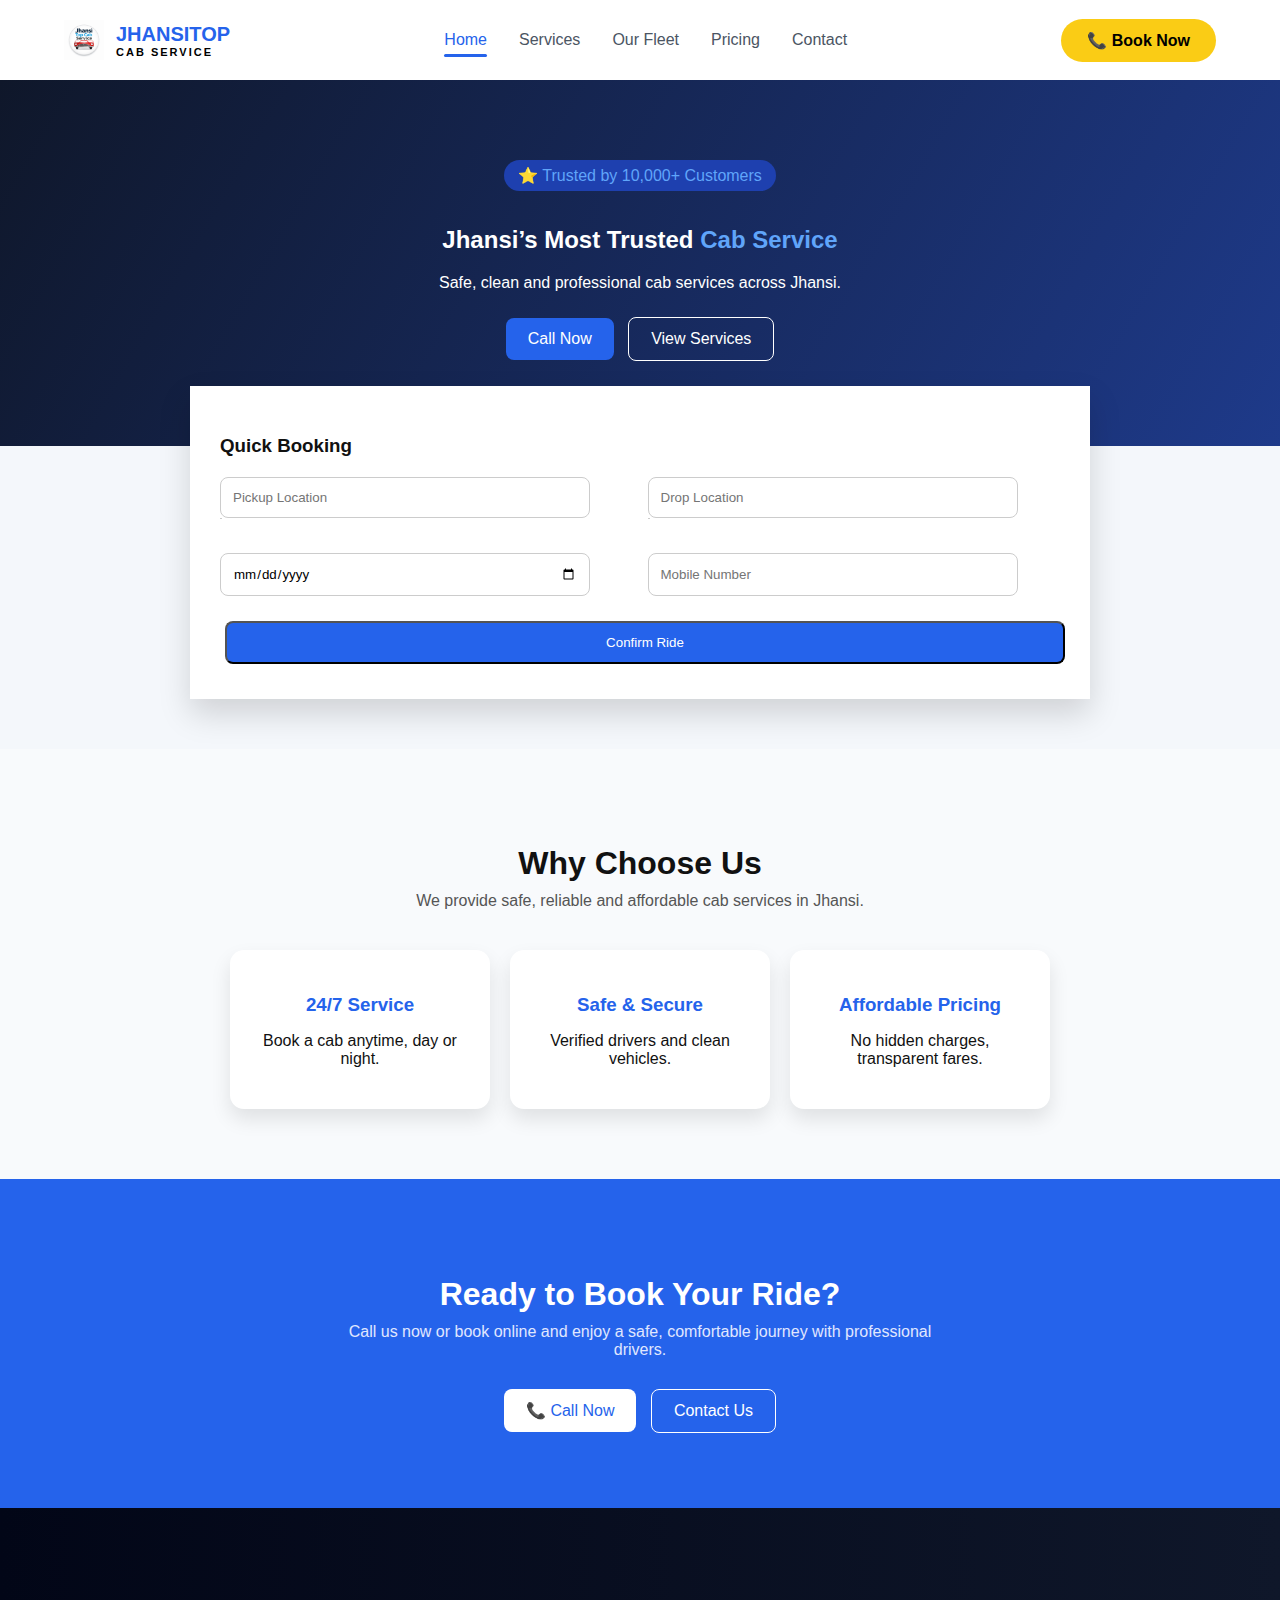
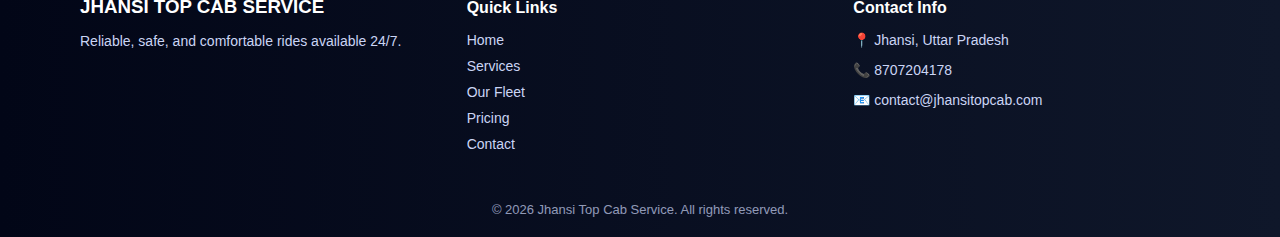
<file: index.html>
<!DOCTYPE html>
<html lang="en">
<head>
  <meta charset="UTF-8" />
  <meta name="viewport" content="width=device-width, initial-scale=1.0" />
  <title>Jhansi Top Cab Service</title>

  <link rel="stylesheet" href="style.css" />

</head>
<body>

<!-- NAVBAR -->
<nav>
  <div class="nav-container">
    <div class="logo">
      <img src="logo.png" alt="Logo">
      <div>
        <h1>JHANSITOP</h1>
        <p>CAB SERVICE</p>
      </div>
    </div>

    <div class="nav-links" id="navLinks">
      <span class="nav-indicator"></span>
      
      <a class="active">Home</a>
      <a href="service.html">Services</a>
      <a href="oourfleet.html">Our Fleet</a>
      <a href="pricing.html">Pricing</a>
      <a href="contact.html">Contact</a>
    </div>

    <a href="#" class="book-btn">📞 Book Now</a>

    <div class="menu-toggle" onclick="toggleMenu()">☰</div>
  </div>
</nav>

<!-- HERO -->
<section class="hero">
  <span class="badge">⭐ Trusted by 10,000+ Customers</span>
  <h2>Jhansi’s Most Trusted <span>Cab Service</span></h2>
  <p>Safe, clean and professional cab services across Jhansi.</p>

  <div class="hero-buttons">
    <a class="btn primary" href="tel:8707204178">Call Now</a>
    <a class="btn outline" href="service.html">View Services</a>
  </div>
</section>

<!-- BOOKING -->
<section class="booking">
  <h3>Quick Booking</h3>

  <div class="booking-form">
      <div class="input-box">
      <input type="text" id="pickup" placeholder="Pickup Location" autocomplete="off">
      <div id="pickup-list" class="suggestions"></div>
      </div>

      <div class="input-box">
      <input type="text" id="drop" placeholder="Drop Location" autocomplete="off">
      <div id="drop-list" class="suggestions"></div>
      </div>

    <input type="date" id="date">
    <input type="text" id= "mobile" placeholder="Mobile Number">
  </div>

  <button class="btn primary full" onclick="sendToWhatsApp()" >Confirm Ride</button>
</section>

<!-- WHY CHOOSE US -->
<section class="why">
  <h2>Why Choose Us</h2>
  <p class="why-sub">
    We provide safe, reliable and affordable cab services in Jhansi.
  </p>

  <div class="why-cards">
    <div class="why-card">
      <h3>24/7 Service</h3>
      <p>Book a cab anytime, day or night.</p>
    </div>

    <div class="why-card">
      <h3>Safe & Secure</h3>
      <p>Verified drivers and clean vehicles.</p>
    </div>

    <div class="why-card">
      <h3>Affordable Pricing</h3>
      <p>No hidden charges, transparent fares.</p>
    </div>
  </div>
</section>

<!-- CTA -->
<section class="cta">
  <h2>Ready to Book Your Ride?</h2>
  <p>
    Call us now or book online and enjoy a safe, comfortable journey
    with professional drivers.
  </p>

  <div class="cta-buttons">
    <a href="tel:8707204178" class="btn white">📞 Call Now</a>
    <a href="contact.html" class="btn outline-white">Contact Us</a>
  </div>
</section>


<!-- FOOTER -->
<footer>
  <div class="footer-grid">
    <div>
      <h3>JHANSI TOP CAB SERVICE</h3>
      <p>Reliable, safe, and comfortable rides available 24/7.</p>
    </div>
    <div>
      <h4>Quick Links</h4>
      <a href="index.html">Home</a>
      <a href="service.html">Services</a>
      <a href="oourfleet.html">Our Fleet</a>
      <a href="pricing.html">Pricing</a>
      <a href="contact.html">Contact</a>
    </div>
    <div>
      <h4>Contact Info</h4>
      <p>📍 Jhansi, Uttar Pradesh</p>
      <p>📞 8707204178</p>
      <p>📧 contact@jhansitopcab.com</p>
    </div>
  </div>

  <div class="copyright">
    © 2026 Jhansi Top Cab Service. All rights reserved.
  </div>
</footer>
  
<script>
  function toggleMenu() {
    document.getElementById("navLinks").classList.toggle("mobile");
  }

  const links = document.querySelectorAll(".nav-links a");
  const indicator = document.querySelector(".nav-indicator");

  function moveIndicator(element) {
    indicator.style.width = element.offsetWidth + "px";
    indicator.style.left = element.offsetLeft + "px";
  }

  // Set default active position
  const activeLink = document.querySelector(".nav-links a.active");
  if (activeLink) {
    moveIndicator(activeLink);
  }

  links.forEach(link => {
    link.addEventListener("click", function () {
      links.forEach(l => l.classList.remove("active"));
      this.classList.add("active");
      moveIndicator(this);
    });
  });

  // Fix position on window resize
  window.addEventListener("resize", () => {
    const active = document.querySelector(".nav-links a.active");
    if (active) moveIndicator(active);
  });

  const locations = [
    "Delhi",
    "Mumbai",
    "Kolkata",
    "Chennai",
    "Bangalore",
    "Hyderabad",
    "Lucknow",
    "Kanpur",
    "Jaipur",
    "Bhopal",
    "Pune",
    "Ahmedabad"
  ];

  function setupAutocomplete(inputId, listId) {
    const input = document.getElementById(inputId);
    const list = document.getElementById(listId);

    input.addEventListener("input", function () {
      const value = this.value.toLowerCase();
      list.innerHTML = "";

      if (!value) return;

      const filtered = locations.filter(loc =>
        loc.toLowerCase().startsWith(value)
      );

      filtered.forEach(loc => {
        const div = document.createElement("div");
        div.textContent = loc;
        div.addEventListener("click", function () {
          input.value = loc;
          list.innerHTML = "";
        });
        list.appendChild(div);
      });
    });
  }

  setupAutocomplete("pickup", "pickup-list");
  setupAutocomplete("drop", "drop-list");
  
 function sendToWhatsApp() {

  var pickup = document.getElementById("pickup").value;
  var drop = document.getElementById("drop").value;
  var date = document.getElementById("date").value;
  var mobile = document.getElementById("mobile").value;

  if (pickup === "" || drop === "" || date === "" || mobile === "") {
    alert("Please fill all required fields!");
    return;
  }

  var phoneNumber = "918707304178"; // Your WhatsApp number

  var whatsappMessage = encodeURIComponent(
  "🚖 New Ride Booking\n\n" +
  "📍 Pickup: " + pickup + "\n" +
  "📍 Drop: " + drop + "\n" +
  "📅 Date: " + date + "\n" +
  "📞 Customer Mobile: " + mobile
);
    var confirmSend = confirm("You will be redirected to WhatsApp to send booking details. Continue?");


if (confirmSend) {
    window.open("https://wa.me/" + phoneNumber + "?text=" + whatsappMessage, "_blank");

    alert("WhatsApp opened successfully! Please click SEND to confirm your ride.");
  }
 }

</script>


</body>
</html>
</file>
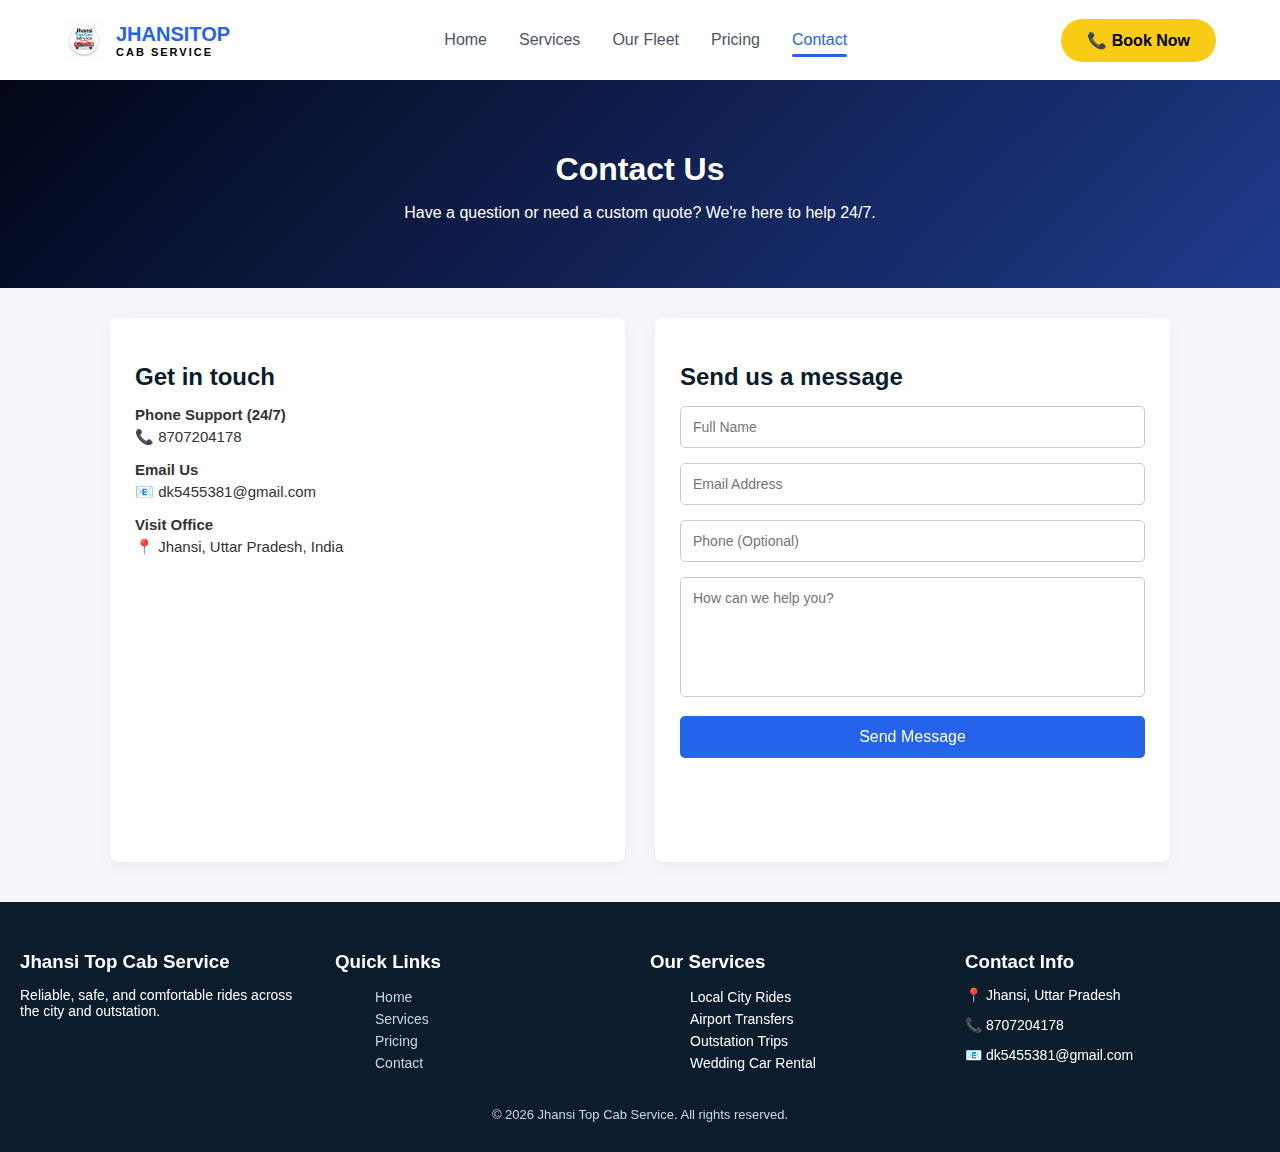
<file: contact.html>
<!DOCTYPE html>
<html lang="en">
<head>
  <meta charset="UTF-8" />
  <meta name="viewport" content="width=device-width, initial-scale=1.0"/>
  <title>Jhansi Top Cab Service</title>

  <style>
   /* ========== GLOBAL ========== */
    * {
      box-sizing: border-box;
      font-family: "Segoe UI", Arial, sans-serif;
    }

    body {
      margin: 0;
      background: #f9fafb;
      color: #1f2937;
    }

    a {
      text-decoration: none;
      color: inherit;
    }


    body {
      background: #f5f7fb;
      color: #333;
    }

     /* ========== NAVBAR ========== */
    nav {
      background: white;
      box-shadow: 0 2px 10px rgba(0,0,0,0.05);
    }

    .nav-container {
      max-width: 1200px;
      margin: auto;
      padding: 0 24px;
      display: flex;
      align-items: center;
      justify-content: space-between;
      height: 80px;
      position: relative;
    }

    .logo {
      display: flex;
      align-items: center;
      gap: 12px;
    }

    .logo img {
      width: 40px;
      height: 40px;
    }

    .logo h1 {
      font-size: 20px;
      font-weight: 800;
      color: #2563eb;
      margin: 0;
    }

    .logo p {
      font-size: 11px;
      letter-spacing: 2px;
      margin: 0;
      font-weight: 600;
      color: black;
    }

    .nav-links{
  display:flex;
  gap:32px;
  font-weight:500;
}
.nav-links a{
  color:#4b5563;
}
.nav-links a:hover,
.nav-links a.active{
  color:#2563eb;
}
.nav-links {
  position: relative;
  display: flex;
  gap: 32px;
  font-weight: 500;
}

.nav-links a {
  padding: 8px 0;
  position: relative;
  color: #4b5563;
  transition: color 0.3s ease;
}

.nav-links a:hover {
  color: #2563eb;
}

.nav-links a.active {
  color: #2563eb;
}

/* Sliding Indicator */
.nav-indicator {
  position: absolute;
  bottom: 0;
  height: 3px;
  background: #2563eb;
  border-radius: 3px;
  transition: all 0.3s ease;
}


    .book-btn {
      background: #facc15;
      padding: 12px 26px;
      border-radius: 999px;
      font-weight: 600;
      color: black;
      display: flex;
      align-items: center;
      gap: 8px;
    }

    .menu-toggle {
      display: none;
      font-size: 26px;
      cursor: pointer;
    }

    .hero {
      background: linear-gradient(135deg, #020617, #1e3a8a);
      color: #fff;
      padding: 50px 20px;
      text-align: center;
    }

    .hero h1 {
      margin-bottom: 10px;
    }

    .container {
      max-width: 1100px;
      margin: 30px auto;
      padding: 0 20px;
    }

    .contact-grid {
      display: grid;
      grid-template-columns: 1fr 1fr;
      gap: 30px;
    }

    .card {
      background: #fff;
      padding: 25px;
      border-radius: 8px;
      box-shadow: 0 5px 15px rgba(0,0,0,0.05);
    }

    .card h2 {
      margin-bottom: 15px;
      color: #0b1c2d;
    }

    .info p {
      margin-bottom: 12px;
      font-size: 15px;
    }

    .info strong {
      display: block;
      margin-bottom: 5px;
    }

    iframe {
      width: 100%;
      height: 250px;
      border-radius: 8px;
      border: none;
      margin-top: 15px;
    }

    form input,
    form textarea {
      width: 100%;
      padding: 12px;
      margin-bottom: 15px;
      border-radius: 5px;
      border: 1px solid #ccc;
      font-size: 14px;
    }

    form textarea {
      resize: none;
      height: 120px;
    }

    form button {
      background: #2563eb;
      color: #fff;
      padding: 12px;
      width: 100%;
      border: none;
      border-radius: 5px;
      font-size: 16px;
      cursor: pointer;
    }

    form button:hover {
      background: #1e4fd8;
    }

    footer {
      background: #0b1c2d;
      color: #fff;
      padding: 30px 20px;
      margin-top: 40px;
    }

    .footer-grid {
      display: grid;
      grid-template-columns: repeat(auto-fit, minmax(200px, 1fr));
      gap: 20px;
    }

    footer h3 {
      margin-bottom: 10px;
    }

    footer p,
    footer li {
      font-size: 14px;
      list-style: none;
      margin-bottom: 6px;
    }

    footer a {
      color: #cbd5e1;
      text-decoration: none;
    }

    .copyright {
      text-align: center;
      margin-top: 20px;
      font-size: 13px;
      color: #cbd5e1;
    }

  /* MENU BUTTON (MOBILE) */
.menu-btn {
  display: none;
  font-size: 26px;
  background: none;
  border: none;
  cursor: pointer;
}
    
    /* Mobile Navbar */

 @media (max-width: 900px) {
      .nav-links,
      .book-btn {
        display: none;
      }

      .menu-toggle {
        display: block;
      }

      .nav-links.mobile {
        display: flex;
        flex-direction: column;
        position: absolute;
        top: 80px;
        left: 0;
        width: 100%;
        background: white;
        padding: 20px 0;
        gap: 16px;
        box-shadow: 0 10px 20px rgba(0,0,0,0.08);
      }
    }

    @media (max-width: 768px) {
      .contact-grid {
        grid-template-columns: 1fr;
      }
    }
  </style>
</head>
<body>

<!-- NAVBAR -->
<nav>
  <div class="nav-container">
    <div class="logo">
      <img src="logo.png" alt="Logo">
      <div>
        <h1>JHANSITOP</h1>
        <p>CAB SERVICE</p>
      </div>
    </div>

    <div class="nav-links" id="navLinks">
  <span class="nav-indicator"></span>

  <a href="index.html">Home</a>
  <a href="service.html">Services</a>
  <a href="oourfleet.html">Our Fleet</a>
  <a href="pricing.html">Pricing</a>
  <a href="#" class="active">Contact</a>
</div>


    <a href="#" class="book-btn">📞 Book Now</a>

    <div class="menu-toggle" onclick="toggleMenu()">☰</div>
  </div>
</nav>


<section class="hero">
  <h1>Contact Us</h1>
  <p>Have a question or need a custom quote? We're here to help 24/7.</p>
</section>

<div class="container">
  <div class="contact-grid">

    <!-- Contact Info -->
    <div class="card info">
      <h2>Get in touch</h2>

      <p>
        <strong>Phone Support (24/7)</strong>
        📞 8707204178
      </p>

      <p>
        <strong>Email Us</strong>
        📧 dk5455381@gmail.com
      </p>

      <p>
        <strong>Visit Office</strong>
        📍 Jhansi, Uttar Pradesh, India
      </p>

      <iframe 
        src="https://www.google.com/maps?q=Jhansi%20Uttar%20Pradesh&output=embed">
      </iframe>
    </div>

    <!-- Contact Form -->
    <div class="card">
      <h2>Send us a message</h2>

      <form>
        <input type="text" placeholder="Full Name" required />
        <input type="email" placeholder="Email Address" required />
        <input type="tel" placeholder="Phone (Optional)" />
        <textarea placeholder="How can we help you?" required></textarea>
        <button type="submit">Send Message</button>
      </form>
    </div>

  </div>
</div>

<footer>
  <div class="footer-grid">
    <div>
      <h3>Jhansi Top Cab Service</h3>
      <p>Reliable, safe, and comfortable rides across the city and outstation.</p>
    </div>

    <div>
      <h3>Quick Links</h3>
      <ul>
        <li><a href="index.html">Home</a></li>
        <li><a href="service.html">Services</a></li>
        <li><a href="pricing.html">Pricing</a></li>
        <li><a href="#">Contact</a></li>
      </ul>
    </div>

    <div>
      <h3>Our Services</h3>
      <ul>
        <li>Local City Rides</li>
        <li>Airport Transfers</li>
        <li>Outstation Trips</li>
        <li>Wedding Car Rental</li>
      </ul>
    </div>

    <div>
      <h3>Contact Info</h3>
      <p>📍 Jhansi, Uttar Pradesh</p>
      <p>📞 8707204178</p>
      <p>📧 dk5455381@gmail.com</p>
    </div>
  </div>

  <div class="copyright">
    © 2026 Jhansi Top Cab Service. All rights reserved.
  </div>
</footer>

<script>
  function toggleMenu() {
    document.getElementById("navLinks").classList.toggle("mobile");
  }

  const links = document.querySelectorAll(".nav-links a");
  const indicator = document.querySelector(".nav-indicator");

  function moveIndicator(element) {
    indicator.style.width = element.offsetWidth + "px";
    indicator.style.left = element.offsetLeft + "px";
  }

  // Set default active position
  const activeLink = document.querySelector(".nav-links a.active");
  if (activeLink) {
    moveIndicator(activeLink);
  }

  links.forEach(link => {
    link.addEventListener("click", function () {
      links.forEach(l => l.classList.remove("active"));
      this.classList.add("active");
      moveIndicator(this);
    });
  });

  // Fix position on window resize
  window.addEventListener("resize", () => {
    const active = document.querySelector(".nav-links a.active");
    if (active) moveIndicator(active);
  });
</script>


</body>
</html>
</file>
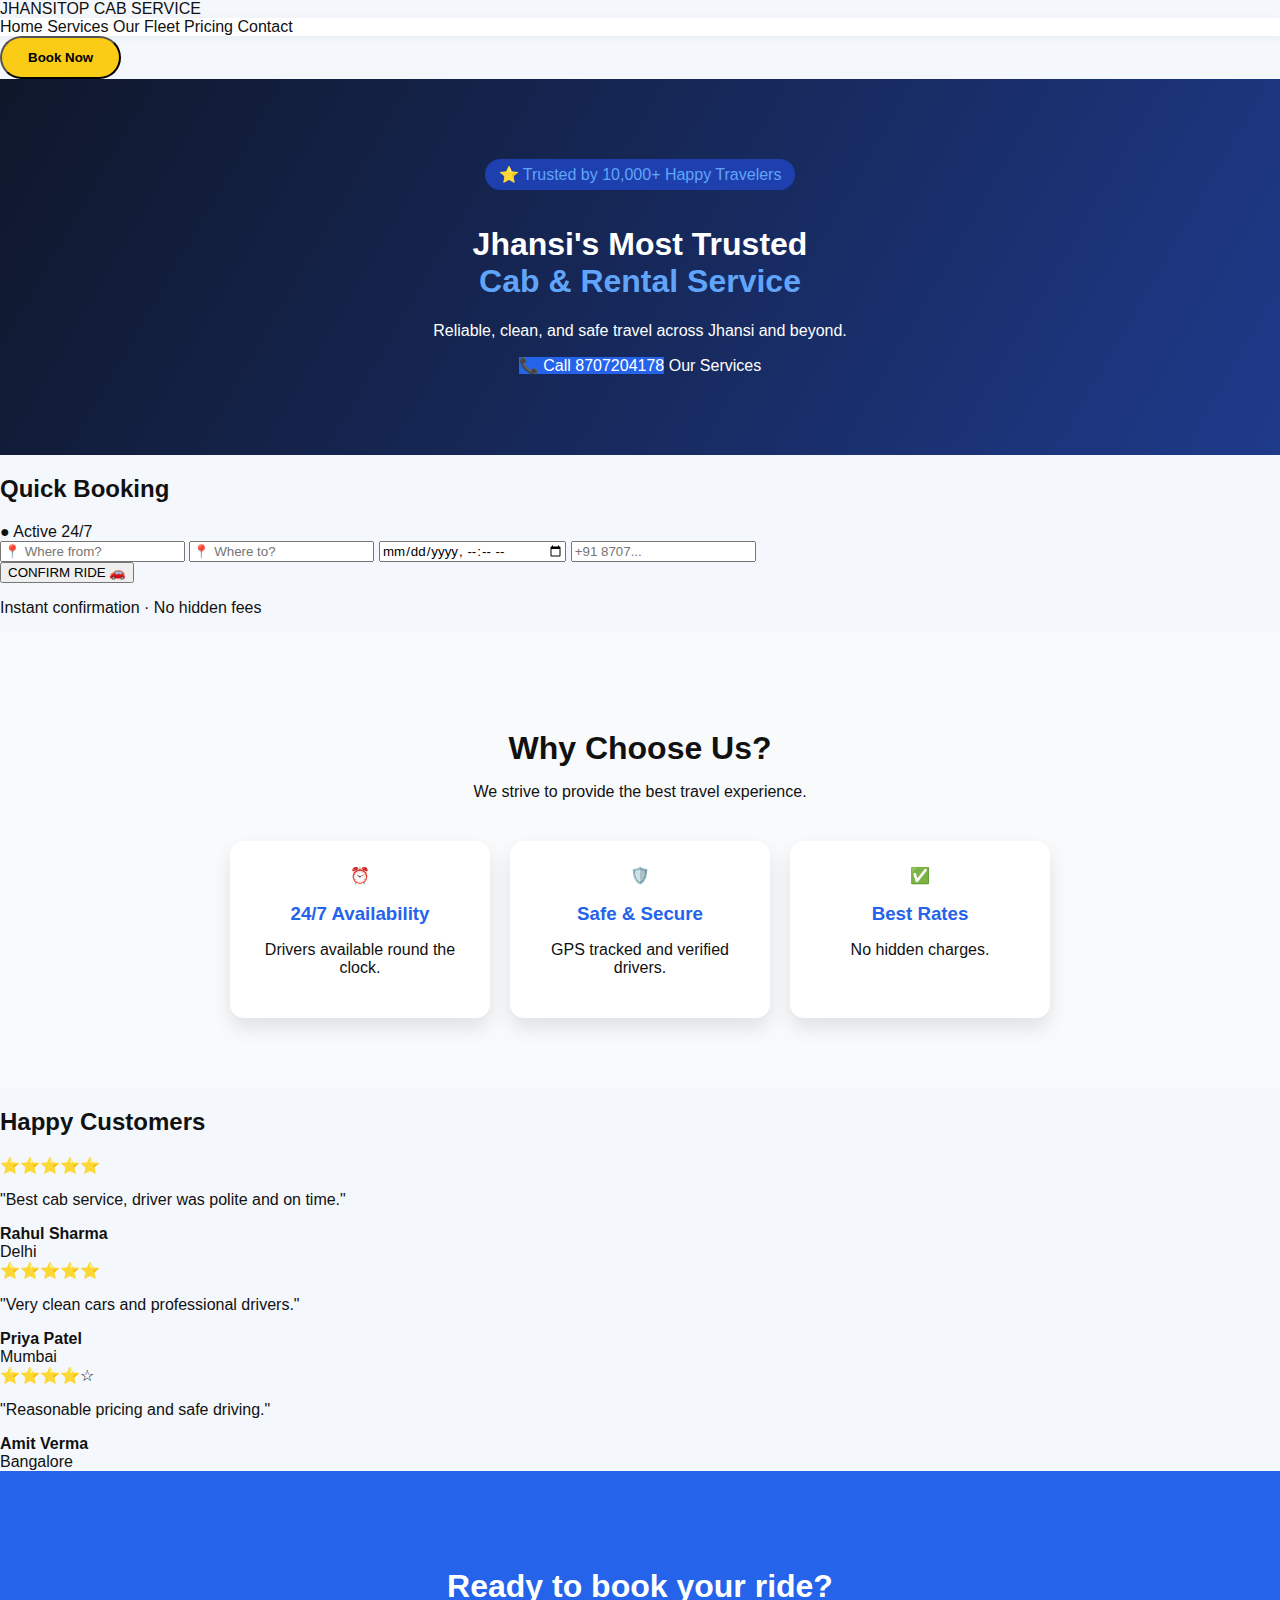
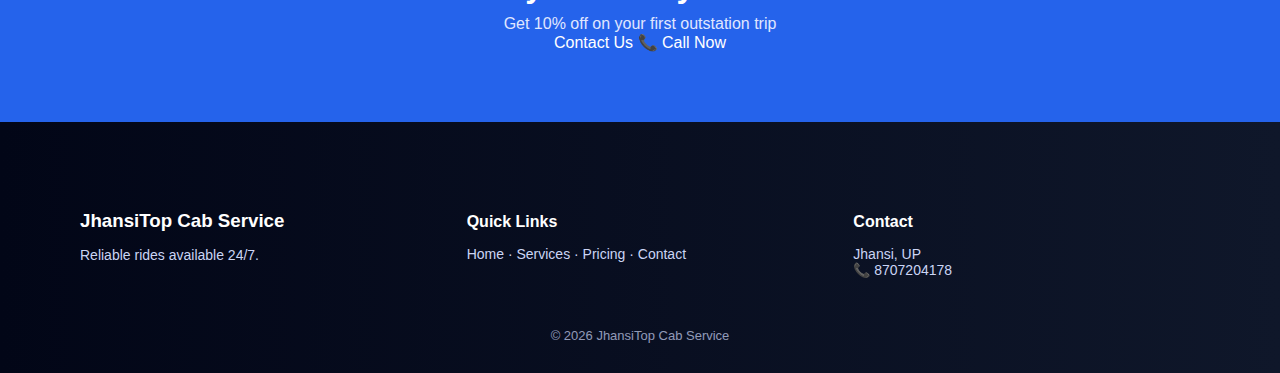
<file: jobcar.html>
<!DOCTYPE html>
<html lang="en">
<head>
  <meta charset="UTF-8" />
  <meta name="viewport" content="width=device-width, initial-scale=1.0"/>
  <title>JhansiTop Cab Service</title>
  <link rel="stylesheet" href="style.css">
</head>
<body>

<!-- NAVBAR -->
<header class="navbar">
  <div class="logo">JHANSITOP CAB SERVICE</div>
  <nav>
    <a class="active">Home</a>
    <a>Services</a>
    <a>Our Fleet</a>
    <a>Pricing</a>
    <a>Contact</a>
  </nav>
  <button class="book-btn">Book Now</button>
</header>

<!-- HERO -->
<section class="hero">
  <span class="badge">⭐ Trusted by 10,000+ Happy Travelers</span>
  <h1>Jhansi's Most Trusted<br><span>Cab & Rental Service</span></h1>
  <p>Reliable, clean, and safe travel across Jhansi and beyond.</p>

  <div class="hero-actions">
    <a class="primary">📞 Call 8707204178</a>
    <a class="secondary">Our Services</a>
  </div>
</section>

<!-- BOOKING CARD -->
<section class="booking-wrapper">
  <div class="booking-card">
    <div class="booking-header">
      <h2>Quick Booking</h2>
      <span class="status">● Active 24/7</span>
    </div>

    <div class="form-grid">
      <input placeholder="📍 Where from?" />
      <input placeholder="📍 Where to?" />
      <input type="datetime-local" />
      <input placeholder="+91 8707..." />
    </div>

    <button class="confirm-btn">CONFIRM RIDE 🚗</button>
    <p class="note">Instant confirmation · No hidden fees</p>
  </div>
</section>

<!-- WHY CHOOSE US -->
<section class="why">
  <h2>Why Choose Us?</h2>
  <p>We strive to provide the best travel experience.</p>

  <div class="why-cards">
    <div class="why-card">
      ⏰
      <h3>24/7 Availability</h3>
      <p>Drivers available round the clock.</p>
    </div>
    <div class="why-card">
      🛡️
      <h3>Safe & Secure</h3>
      <p>GPS tracked and verified drivers.</p>
    </div>
    <div class="why-card">
      ✅
      <h3>Best Rates</h3>
      <p>No hidden charges.</p>
    </div>
  </div>
</section>

<!-- TESTIMONIALS -->
<section class="testimonials">
  <h2>Happy Customers</h2>

  <div class="reviews">
    <div class="review-card">
      ⭐⭐⭐⭐⭐
      <p>"Best cab service, driver was polite and on time."</p>
      <strong>Rahul Sharma</strong><br><span>Delhi</span>
    </div>
    <div class="review-card">
      ⭐⭐⭐⭐⭐
      <p>"Very clean cars and professional drivers."</p>
      <strong>Priya Patel</strong><br><span>Mumbai</span>
    </div>
    <div class="review-card">
      ⭐⭐⭐⭐☆
      <p>"Reasonable pricing and safe driving."</p>
      <strong>Amit Verma</strong><br><span>Bangalore</span>
    </div>
  </div>
</section>

<!-- CTA -->
<section class="cta">
  <h2>Ready to book your ride?</h2>
  <p>Get 10% off on your first outstation trip</p>
  <div class="hero-actions">
    <a class="secondary">Contact Us</a>
    <a class="primary">📞 Call Now</a>
  </div>
</section>

<!-- FOOTER -->
<footer>
  <div class="footer-grid">
    <div>
      <h3>JhansiTop Cab Service</h3>
      <p>Reliable rides available 24/7.</p>
    </div>
    <div>
      <h4>Quick Links</h4>
      <p>Home · Services · Pricing · Contact</p>
    </div>
    <div>
      <h4>Contact</h4>
      <p>Jhansi, UP<br>📞 8707204178</p>
    </div>
  </div>
  <p class="copyright">© 2026 JhansiTop Cab Service</p>
</footer>

</body>
</html>
</file>
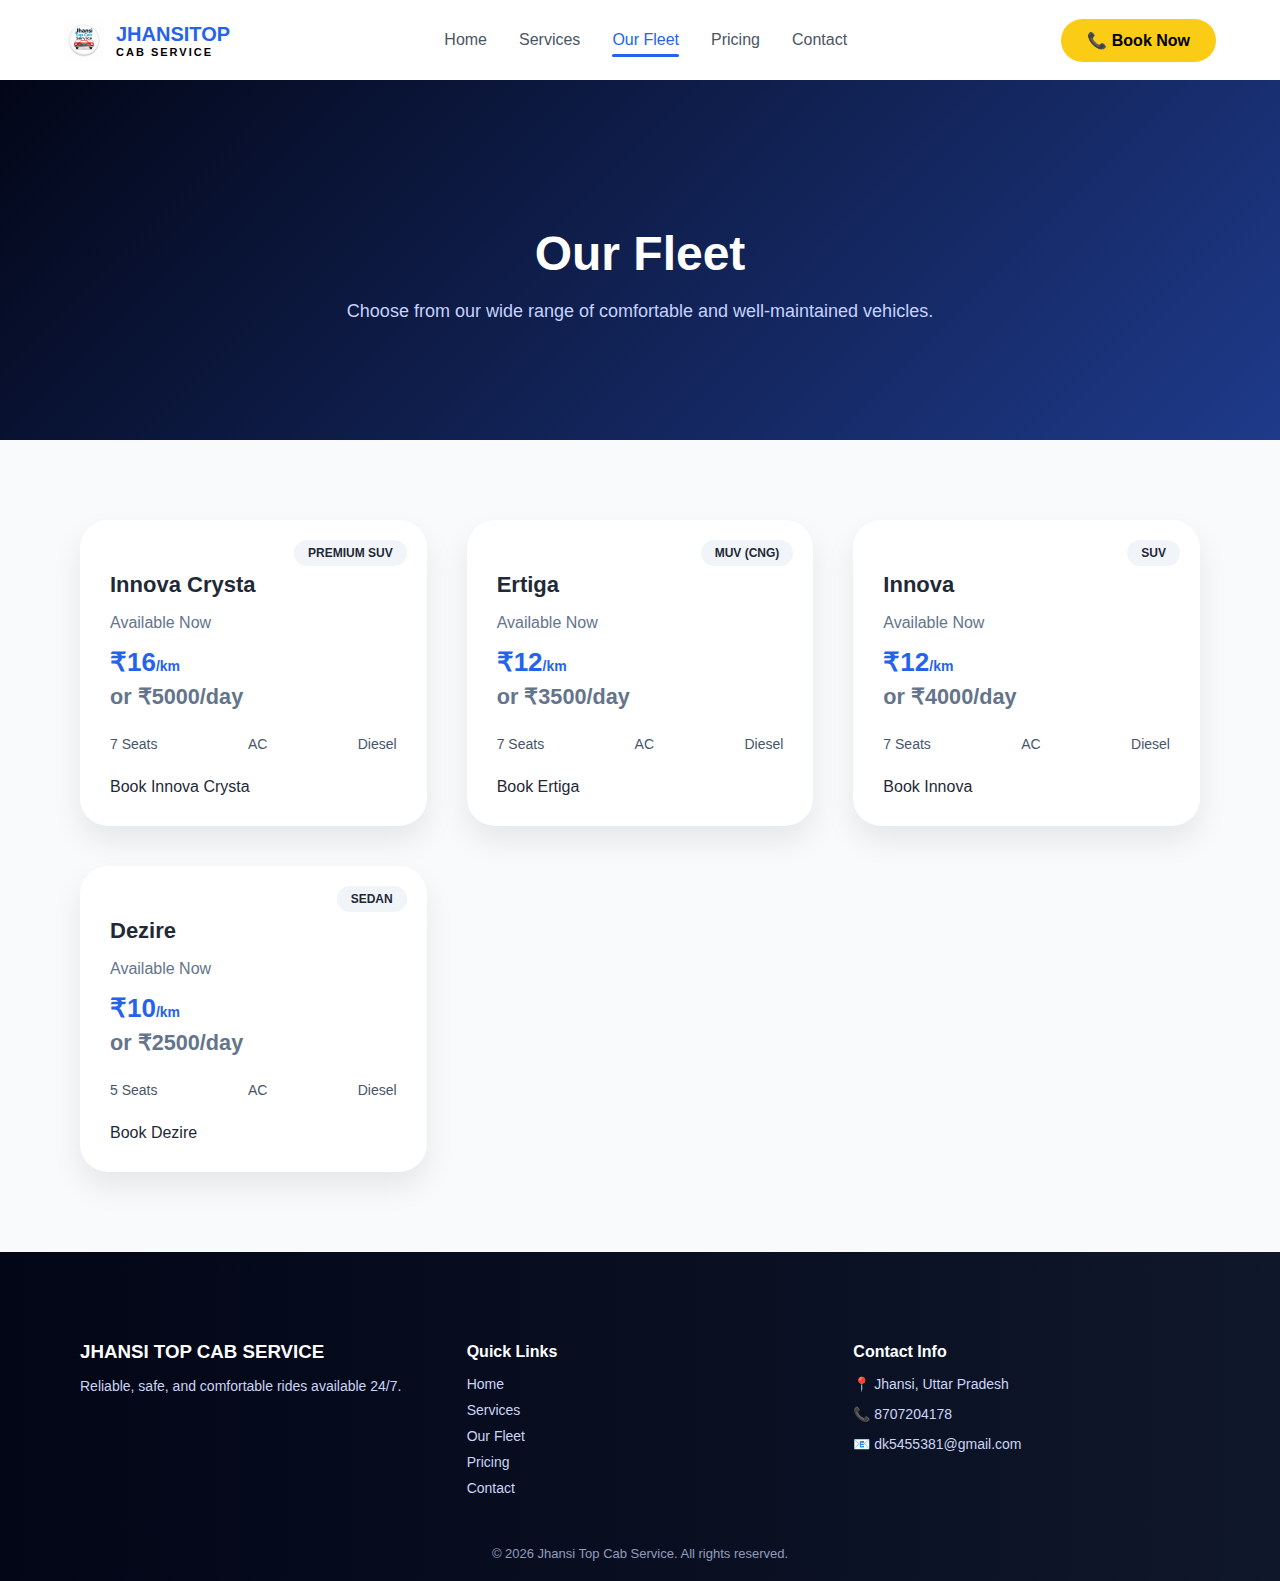
<file: oourfleet.html>
<!DOCTYPE html>
<html lang="en">
<head>
<meta charset="UTF-8">
<title>Our Fleet | Jhansi Top Cab Service</title>
<meta name="viewport" content="width=device-width, initial-scale=1.0">

<style>
/* ========== GLOBAL ========== */
*{
  box-sizing:border-box;
  font-family:"Segoe UI", Arial, sans-serif;
}
body{
  margin:0;
  background:#f9fafb;
  color:#1f2937;
}
a{text-decoration:none;color:inherit;}

/* ========== NAVBAR ========== */
nav{
  background:white;
  box-shadow:0 2px 10px rgba(0,0,0,0.05);
}
.nav-container{
  max-width:1200px;
  margin:auto;
  padding:0 24px;
  display:flex;
  align-items:center;
  justify-content:space-between;
  height:80px;
  position:relative;
}
.logo{
  display:flex;
  align-items:center;
  gap:12px;
}
.logo img{
  width:40px;
  height:40px;
}
.logo h1{
  margin:0;
  font-size:20px;
  font-weight:800;
  color:#2563eb;
}
.logo p{
  margin:0;
  font-size:11px;
  letter-spacing:2px;
  font-weight:600;
  color:black;
}
.nav-links{
  display:flex;
  gap:32px;
  font-weight:500;
}
.nav-links a{
  color:#4b5563;
}
.nav-links a:hover,
.nav-links a.active{
  color:#2563eb;
}

.nav-links {
  position: relative;
  display: flex;
  gap: 32px;
  font-weight: 500;
}

.nav-links a {
  padding: 8px 0;
  position: relative;
  color: #4b5563;
  transition: color 0.3s ease;
}

.nav-links a:hover {
  color: #2563eb;
}

.nav-links a.active {
  color: #2563eb;
}

/* Sliding Indicator */
.nav-indicator {
  position: absolute;
  bottom: 0;
  height: 3px;
  background: #2563eb;
  border-radius: 3px;
  transition: all 0.3s ease;
}

.book-btn{
  background:#facc15;
  padding:12px 26px;
  border-radius:999px;
  font-weight:600;
  display:flex;
  align-items:center;
  gap:8px;
  color:black;
}
.menu-toggle{
  display:none;
  font-size:26px;
  cursor:pointer;
}

/* ========== HERO ========== */
.hero{
  height:360px;
  background:linear-gradient(135deg,#020617,#1e3a8a);
  display:flex;
  align-items:center;
  justify-content:center;
  text-align:center;
  padding:0 20px;
}
.hero h1{
  color:white;
  font-size:48px;
  margin-bottom:16px;
}
.hero p{
  color:#c7d2fe;
  font-size:18px;
  max-width:650px;
  margin:auto;
  line-height:1.6;
}

/* ========== FLEET SECTION ========== */
.fleet{
  padding:80px;
  display:grid;
  grid-template-columns:repeat(auto-fit,minmax(300px,1fr));
  gap:40px;
}
.card{
  background:white;
  border-radius:28px;
  padding:30px;
  box-shadow:0 15px 30px rgba(0,0,0,0.08);
  position:relative;
}
.badge{
  position:absolute;
  top:20px;
  right:20px;
  background:#f1f5f9;
  padding:6px 14px;
  border-radius:20px;
  font-size:12px;
  font-weight:600;
}
.card h3{
  font-size:22px;
  margin-bottom:6px;
}
.available{
  color:#64748b;
  margin-bottom:15px;
}
.price{
  font-size:26px;
  font-weight:700;
  color:#2563eb;
}
.price span{font-size:14px;}
.price small{
  display:block;
  margin-top:6px;
  color:#64748b;
}
.features{
  display:flex;
  justify-content:space-between;
  margin:26px 0;
  color:#475569;
  font-size:14px;
}
.card button{
  width:100%;
  background:#2563eb;
  color:white;
  border:none;
  padding:14px;
  border-radius:12px;
  font-size:16px;
  cursor:pointer;
}

/* ========== FOOTER ========== */
footer{
  background:linear-gradient(90deg,#020617,#0f172a);
  color:#cbd5f5;
  padding:70px 80px 20px;
}
.footer-grid{
  display:grid;
  grid-template-columns:repeat(auto-fit,minmax(220px,1fr));
  gap:40px;
}
footer h3, footer h4{
  color:white;
  margin-bottom:15px;
}
footer p, footer a{
  font-size:14px;
  color:#cbd5f5;
  display:block;
  margin-bottom:10px;
}
footer a:hover{color:#60a5fa;}
.copyright{
  text-align:center;
  margin-top:40px;
  font-size:13px;
  opacity:0.7;
}

/* ========== RESPONSIVE ========== */
@media(max-width:900px){
  .nav-links,.book-btn{display:none;}
  .menu-toggle{display:block;}
  .nav-links.mobile{
    display:flex;
    flex-direction:column;
    position:absolute;
    top:80px;
    left:0;
    width:100%;
    background:white;
    padding:20px 0;
    gap:16px;
    box-shadow:0 10px 20px rgba(0,0,0,0.08);
  }
  .fleet{padding:40px;}
}
</style>
</head>

<body>

<!-- NAVBAR -->
<nav>
  <div class="nav-container">
    <div class="logo">
      <img src="logo.png" alt="Logo">
      <div>
        <h1>JHANSITOP</h1>
        <p>CAB SERVICE</p>
      </div>
    </div>

    <div class="nav-links" id="navLinks">
       <span class="nav-indicator"></span>
      <a href="index.html">Home</a>
      <a href="service.html">Services</a>
      <a class="active">Our Fleet</a>
      <a href="pricing.html">Pricing</a>
      <a href="contact.html">Contact</a>
    </div>

    <a href="#" class="book-btn">📞 Book Now</a>

    <div class="menu-toggle" onclick="toggleMenu()">☰</div>
  </div>
</nav>

<!-- HERO -->
<section class="hero">
  <div>
    <h1>Our Fleet</h1>
    <p>Choose from our wide range of comfortable and well-maintained vehicles.</p>
  </div>
</section>

<!-- FLEET -->
<section class="fleet">

  <div class="card">
    <span class="badge">PREMIUM SUV</span>
    <h3>Innova Crysta</h3>
    <p class="available">Available Now</p>
    <div class="price">₹16<span>/km</span><small>or ₹5000/day</small></div>
    <div class="features">
      <span>7 Seats</span>
      <span>AC</span>
      <span>Diesel</span>
    </div>
    <a href="index.html">Book Innova Crysta</a>
  </div>

  <div class="card">
    <span class="badge">MUV (CNG)</span>
    <h3>Ertiga</h3>
    <p class="available">Available Now</p>
    <div class="price">₹12<span>/km</span><small>or ₹3500/day</small></div>
    <div class="features">
      <span>7 Seats</span>
      <span>AC</span>
      <span>Diesel</span>
    </div>
    <a href="index.html">Book Ertiga</a>
  </div>

  <div class="card">
    <span class="badge">SUV</span>
    <h3>Innova</h3>
    <p class="available">Available Now</p>
    <div class="price">₹12<span>/km</span><small>or ₹4000/day</small></div>
    <div class="features">
      <span>7 Seats</span>
      <span>AC</span>
      <span>Diesel</span>
    </div>
    <a href="index.html">Book Innova</a>
  </div>

  <div class="card">
    <span class="badge">SEDAN</span>
    <h3>Dezire</h3>
    <p class="available">Available Now</p>
    <div class="price">₹10<span>/km</span><small>or ₹2500/day</small></div>
    <div class="features">
      <span>5 Seats</span>
      <span>AC</span>
      <span>Diesel</span>
    </div>
    <a href="index.html">Book Dezire</a>
  </div>

</section>

<!-- FOOTER -->
<footer>
  <div class="footer-grid">
    <div>
      <h3>JHANSI TOP CAB SERVICE</h3>
      <p>Reliable, safe, and comfortable rides available 24/7.</p>
    </div>
    <div>
      <h4>Quick Links</h4>
      <a href="index.html">Home</a>
      <a href="service.html">Services</a>
      <a href="oourfleet.html">Our Fleet</a>
      <a href="pricing.html">Pricing</a>
      <a href="contact.html">Contact</a>
    </div>
    <div>
      <h4>Contact Info</h4>
      <p>📍 Jhansi, Uttar Pradesh</p>
      <p>📞 8707204178</p>
      <p>📧 dk5455381@gmail.com</p>
    </div>
  </div>

  <div class="copyright">
    © 2026 Jhansi Top Cab Service. All rights reserved.
  </div>
</footer>

<script>
  function toggleMenu() {
    document.getElementById("navLinks").classList.toggle("mobile");
  }

  const links = document.querySelectorAll(".nav-links a");
  const indicator = document.querySelector(".nav-indicator");

  function moveIndicator(element) {
    indicator.style.width = element.offsetWidth + "px";
    indicator.style.left = element.offsetLeft + "px";
  }

  // Set default active position
  const activeLink = document.querySelector(".nav-links a.active");
  if (activeLink) {
    moveIndicator(activeLink);
  }

  links.forEach(link => {
    link.addEventListener("click", function () {
      links.forEach(l => l.classList.remove("active"));
      this.classList.add("active");
      moveIndicator(this);
    });
  });

  // Fix position on window resize
  window.addEventListener("resize", () => {
    const active = document.querySelector(".nav-links a.active");
    if (active) moveIndicator(active);
  });
</script>


</body>
</html>
</file>
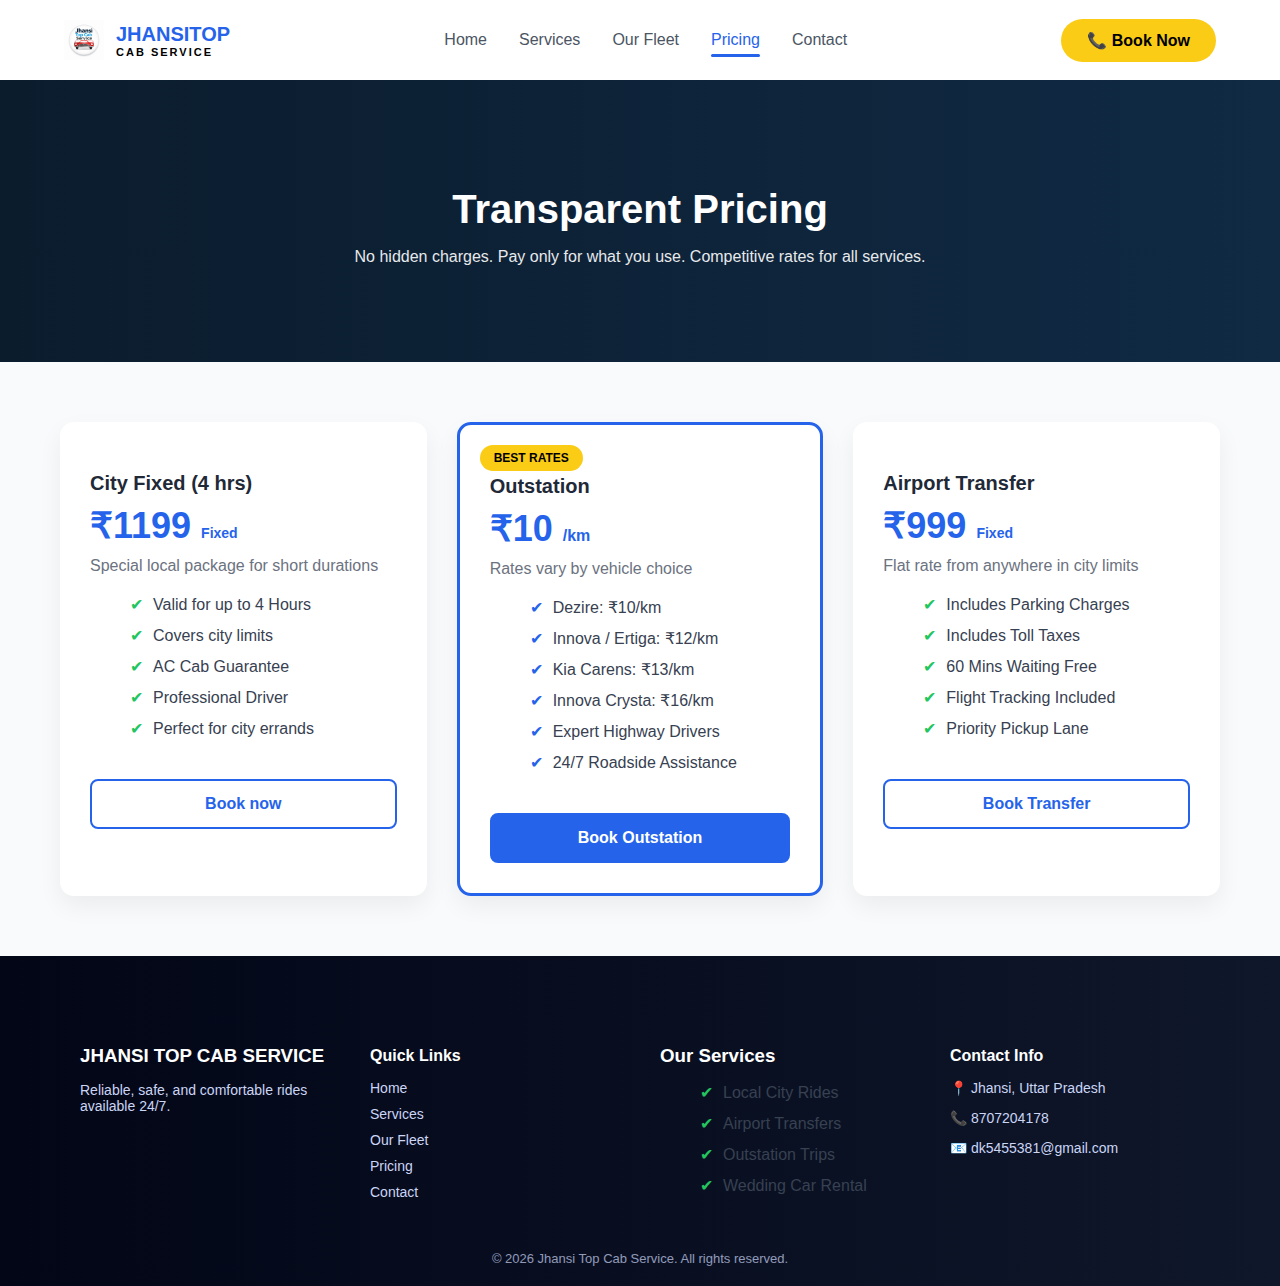
<file: pricing.html>
<!DOCTYPE html>
<html lang="en">
<head>
<meta charset="UTF-8" />
<meta name="viewport" content="width=device-width, initial-scale=1.0"/>
<title>Pricing | Jhansi Top Cab Service</title>

<style>
/* ========== GLOBAL ========== */
    * {
      box-sizing: border-box;
      font-family: "Segoe UI", Arial, sans-serif;
    }

    body {
      margin: 0;
      background: #f9fafb;
      color: #1f2937;
    }

    a {
      text-decoration: none;
      color: inherit;
    }

    /* ========== NAVBAR ========== */
    nav {
      background: white;
      box-shadow: 0 2px 10px rgba(0,0,0,0.05);
    }

    .nav-container {
      max-width: 1200px;
      margin: auto;
      padding: 0 24px;
      display: flex;
      align-items: center;
      justify-content: space-between;
      height: 80px;
      position: relative;
    }

    .logo {
      display: flex;
      align-items: center;
      gap: 12px;
    }

    .logo img {
      width: 40px;
      height: 40px;
    }

    .logo h1 {
      font-size: 20px;
      font-weight: 800;
      color: #2563eb;
      margin: 0;
    }

    .logo p {
      font-size: 11px;
      letter-spacing: 2px;
      margin: 0;
      font-weight: 600;
      color: black;
    }

    .nav-links {
      display: flex;
      gap: 32px;
      font-weight: 500;
    }

    .nav-links a {
      color: #4b5563;
    }

    .nav-links a.active,
    .nav-links a:hover {
      color: #2563eb;
    }

   .nav-links {
  position: relative;
  display: flex;
  gap: 32px;
  font-weight: 500;
}

.nav-links a {
  padding: 8px 0;
  position: relative;
  color: #4b5563;
  transition: color 0.3s ease;
}

.nav-links a:hover {
  color: #2563eb;
}

.nav-links a.active {
  color: #2563eb;
}

/* Sliding Indicator */
.nav-indicator {
  position: absolute;
  bottom: 0;
  height: 3px;
  background: #2563eb;
  border-radius: 3px;
  transition: all 0.3s ease;
}


    .book-btn {
      background: #facc15;
      padding: 12px 26px;
      border-radius: 999px;
      font-weight: 600;
      color: black;
      display: flex;
      align-items: center;
      gap: 8px;
    }

    .menu-toggle {
      display: none;
      font-size: 26px;
      cursor: pointer;
    }

/* ===== HERO ===== */
.hero{
  background:linear-gradient(90deg,#0b1c2d,#102a44);
  padding:80px 20px;
  text-align:center;
  color:#fff;
}

.hero h1{
  font-size:40px;
  margin-bottom:10px;
}

.hero p{
  font-size:16px;
  opacity:0.9;
}

/* ===== PRICING ===== */
.pricing{
  max-width:1200px;
  margin:60px auto;
  padding:0 20px;
  display:grid;
  grid-template-columns:repeat(auto-fit,minmax(280px,1fr));
  gap:30px;
}

.card{
  background:#fff;
  border-radius:14px;
  padding:30px;
  box-shadow:0 10px 25px rgba(0,0,0,0.06);
  position:relative;
}

.card h3{
  font-size:20px;
  margin-bottom:10px;
}

.price{
  font-size:36px;
  color:#2563eb;
  font-weight:700;
}

.sub{
  color:#6b7280;
  margin:10px 0 20px;
}

ul{
  list-style:none;
}

ul li{
  margin-bottom:12px;
  color:#374151;
}

ul li::before{
  content:"✔";
  color:#22c55e;
  margin-right:10px;
}

/* ===== CENTER CARD ===== */
.featured{
  border:3px solid #2563eb;
}

.badge{
  position:absolute;
  top:20px;
  left:20px;
  background:#facc15;
  color:#000;
  padding:6px 14px;
  border-radius:20px;
  font-size:12px;
  font-weight:700;
}

.km-list li::before{
  content:"✔";
  color:#2563eb;
}

/* ===== BUTTON ===== */
.card button{
  margin-top:25px;
  width:100%;
  padding:14px;
  border-radius:8px;
  font-size:16px;
  font-weight:600;
  border:2px solid #2563eb;
  background:#fff;
  color:#2563eb;
  cursor:pointer;
}

.featured button{
  background:#2563eb;
  color:#fff;
}

.card button:hover{
  opacity:0.9;
}

/* ========== FOOTER ========== */
    footer {
      background: linear-gradient(90deg, #020617, #0f172a);
      color: #cbd5f5;
      padding: 70px 80px 20px;
    }

    .footer-grid {
      display: grid;
      grid-template-columns: repeat(auto-fit, minmax(220px, 1fr));
      gap: 40px;
    }

    footer h3, footer h4 {
      color: white;
      margin-bottom: 15px;
    }

    footer p, footer a {
      font-size: 14px;
      color: #cbd5f5;
      display: block;
      margin-bottom: 10px;
    }

    footer a:hover {
      color: #60a5fa;
    }

    .copyright {
      text-align: center;
      margin-top: 40px;
      font-size: 13px;
      opacity: 0.7;
    }

/* ========== MOBILE NAV ========== */
    @media (max-width: 900px) {
      .nav-links,
      .book-btn {
        display: none;
      }

      .menu-toggle {
        display: block;
      }

      .nav-links.mobile {
        display: flex;
        flex-direction: column;
        position: absolute;
        top: 80px;
        left: 0;
        width: 100%;
        background: white;
        padding: 20px 0;
        gap: 16px;
        box-shadow: 0 10px 20px rgba(0,0,0,0.08);
      }
    }
</style>
</head>
<body>

<!-- NAVBAR -->
<nav>
  <div class="nav-container">
    <div class="logo">
      <img src="logo.png" alt="Logo">
      <div>
        <h1>JHANSITOP</h1>
        <p>CAB SERVICE</p>
      </div>
    </div>

    <div class="nav-links" id="navLinks">
         <span class="nav-indicator"></span>
       
      <a href="index.html">Home</a>
      <a href="service.html">Services</a>
      <a href="oourfleet.html">Our Fleet</a>
      <a class="active">Pricing</a>
      <a href="contact.html">Contact</a>
    </div>

    <a href="#" class="book-btn">📞 Book Now</a>

    <div class="menu-toggle" onclick="toggleMenu()">☰</div>
  </div>
</nav>

<!-- HERO -->
<section class="hero">
  <h1>Transparent Pricing</h1>
  <p>No hidden charges. Pay only for what you use. Competitive rates for all services.</p>
</section>

<!-- PRICING -->
<section class="pricing">

  <!-- CITY FIXED -->
  <div class="card">
    <h3>City Fixed (4 hrs)</h3>
    <div class="price">₹1199 <span style="font-size:14px;">Fixed</span></div>
    <p class="sub">Special local package for short durations</p>

    <ul>
      <li>Valid for up to 4 Hours</li>
      <li>Covers city limits</li>
      <li>AC Cab Guarantee</li>
      <li>Professional Driver</li>
      <li>Perfect for city errands</li>
    </ul>

    <a href="index.html">
  <button>Book now</button>
</a>
  </div>

  <!-- OUTSTATION -->
  <div class="card featured">
    <div class="badge">BEST RATES</div>
    <h3>Outstation</h3>
    <div class="price">₹10 <span style="font-size:16px;">/km</span></div>
    <p class="sub">Rates vary by vehicle choice</p>

    <ul class="km-list">
      <li>Dezire: ₹10/km</li>
      <li>Innova / Ertiga: ₹12/km</li>
      <li>Kia Carens: ₹13/km</li>
      <li>Innova Crysta: ₹16/km</li>
      <li>Expert Highway Drivers</li>
      <li>24/7 Roadside Assistance</li>
    </ul>

    <a href="index.html">
  <button>Book Outstation</button>
</a>
  </div>

  <!-- AIRPORT -->
  <div class="card">
    <h3>Airport Transfer</h3>
    <div class="price">₹999 <span style="font-size:14px;">Fixed</span></div>
    <p class="sub">Flat rate from anywhere in city limits</p>

    <ul>
      <li>Includes Parking Charges</li>
      <li>Includes Toll Taxes</li>
      <li>60 Mins Waiting Free</li>
      <li>Flight Tracking Included</li>
      <li>Priority Pickup Lane</li>
    </ul>

    <a href="index.html">
  <button>Book Transfer</button>
</a>
  </div>

</section>

<!-- FOOTER -->
<footer>
  <div class="footer-grid">
    <div>
      <h3>JHANSI TOP CAB SERVICE</h3>
      <p>Reliable, safe, and comfortable rides available 24/7.</p>
    </div>
    <div>
      <h4>Quick Links</h4>
      <a href="index.html">Home</a>
      <a href="service.html">Services</a>
      <a href="oourfleet.html">Our Fleet</a>
      <a href="#">Pricing</a>
      <a href="contact.html">Contact</a>
    </div>
    
    <div>
      <h3>Our Services</h3>
      <ul>
        <li>Local City Rides</li>
        <li>Airport Transfers</li>
        <li>Outstation Trips</li>
        <li>Wedding Car Rental</li>
      </ul>
    </div>

    <div>
      <h4>Contact Info</h4>
      <p>📍 Jhansi, Uttar Pradesh</p>
      <p>📞 8707204178</p>
      <p>📧 dk5455381@gmail.com</p>
    </div>
  </div>

  <div class="copyright">
    © 2026 Jhansi Top Cab Service. All rights reserved.
  </div>
</footer>

<script>
  function toggleMenu() {
    document.getElementById("navLinks").classList.toggle("mobile");
  }

  const links = document.querySelectorAll(".nav-links a");
  const indicator = document.querySelector(".nav-indicator");

  function moveIndicator(element) {
    indicator.style.width = element.offsetWidth + "px";
    indicator.style.left = element.offsetLeft + "px";
  }

  // Set default active position
  const activeLink = document.querySelector(".nav-links a.active");
  if (activeLink) {
    moveIndicator(activeLink);
  }

  links.forEach(link => {
    link.addEventListener("click", function () {
      links.forEach(l => l.classList.remove("active"));
      this.classList.add("active");
      moveIndicator(this);
    });
  });

  // Fix position on window resize
  window.addEventListener("resize", () => {
    const active = document.querySelector(".nav-links a.active");
    if (active) moveIndicator(active);
  });
</script>


</body>
</html>
</file>
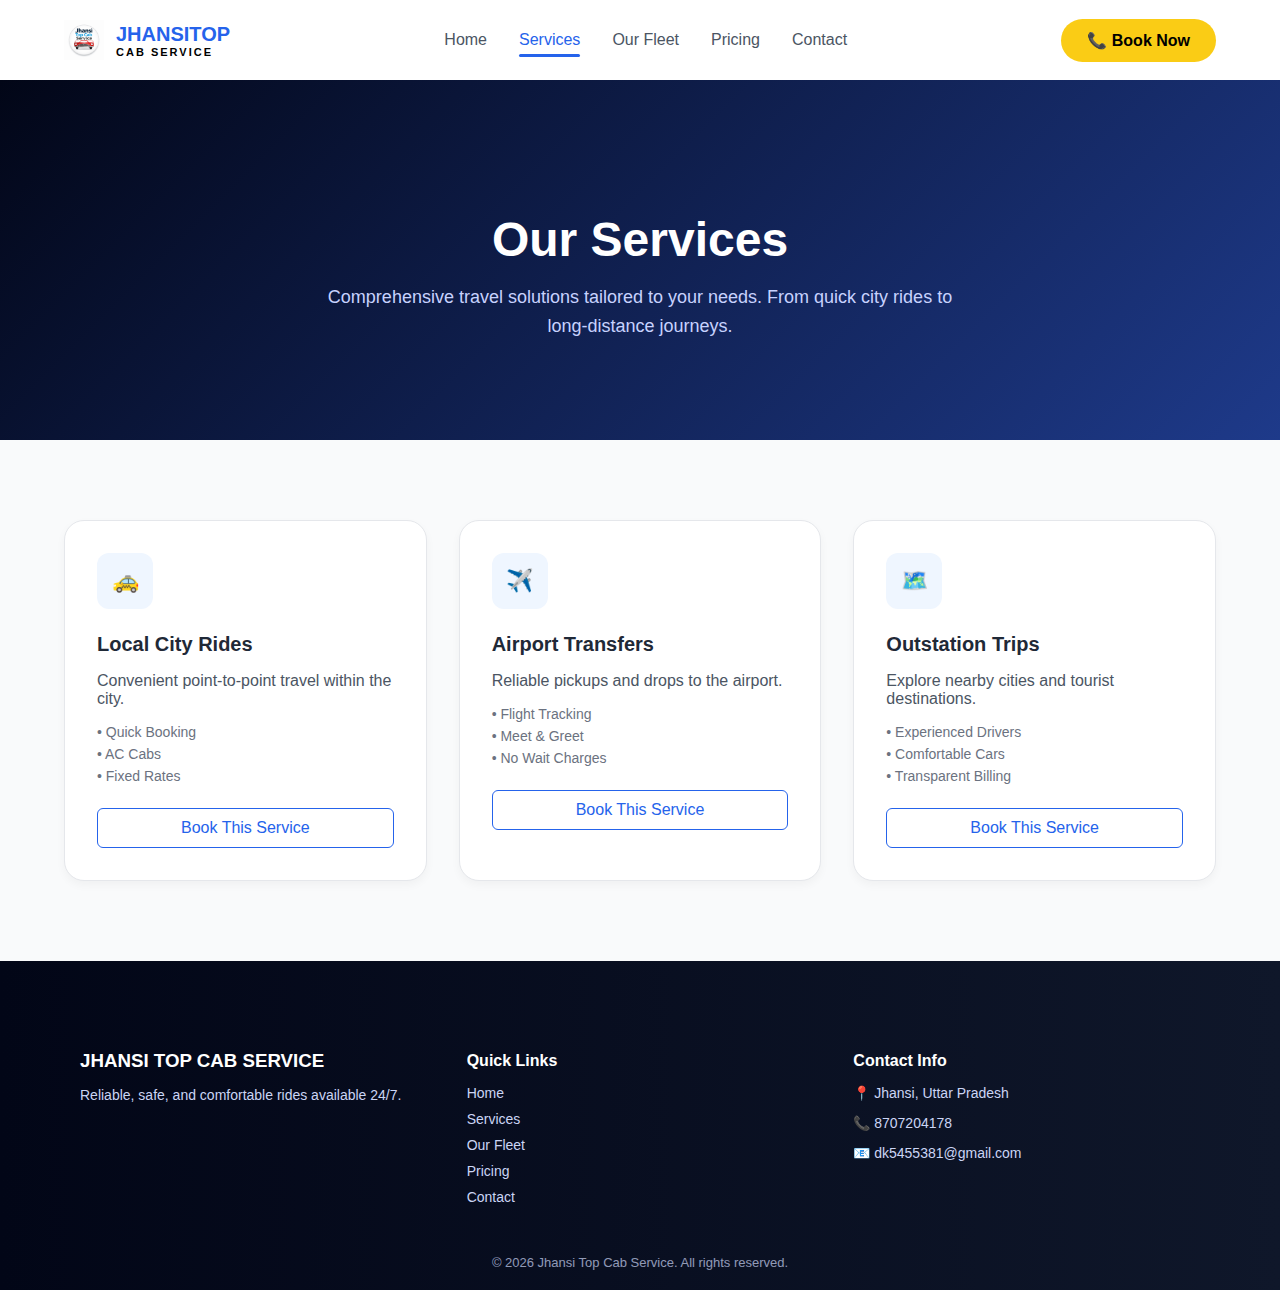
<file: service.html>
<!DOCTYPE html>
<html lang="en">
<head>
  <meta charset="UTF-8" />
  <meta name="viewport" content="width=device-width, initial-scale=1.0" />
  <title>JhansiTop Cab Service – Services</title>

  <style>
    /* ========== GLOBAL ========== */
    * {
      box-sizing: border-box;
      font-family: "Segoe UI", Arial, sans-serif;
    }

    body {
      margin: 0;
      background: #f9fafb;
      color: #1f2937;
    }

    a {
      text-decoration: none;
      color: inherit;
    }

    /* ========== NAVBAR ========== */
    nav {
      background: white;
      box-shadow: 0 2px 10px rgba(0,0,0,0.05);
    }

    .nav-container {
      max-width: 1200px;
      margin: auto;
      padding: 0 24px;
      display: flex;
      align-items: center;
      justify-content: space-between;
      height: 80px;
      position: relative;
    }

    .logo {
      display: flex;
      align-items: center;
      gap: 12px;
    }

    .logo img {
      width: 40px;
      height: 40px;
    }

    .logo h1 {
      font-size: 20px;
      font-weight: 800;
      color: #2563eb;
      margin: 0;
    }

    .logo p {
      font-size: 11px;
      letter-spacing: 2px;
      margin: 0;
      font-weight: 600;
      color: black;
    }

    .nav-links {
      display: flex;
      gap: 32px;
      font-weight: 500;
    }

    .nav-links a {
      color: #4b5563;
    }

    .nav-links a.active,
    .nav-links a:hover {
      color: #2563eb;
    }

    .nav-links {
  position: relative;
  display: flex;
  gap: 32px;
  font-weight: 500;
}

.nav-links a {
  padding: 8px 0;
  position: relative;
  color: #4b5563;
  transition: color 0.3s ease;
}

.nav-links a:hover {
  color: #2563eb;
}

.nav-links a.active {
  color: #2563eb;
}

/* Sliding Indicator */
.nav-indicator {
  position: absolute;
  bottom: 0;
  height: 3px;
  background: #2563eb;
  border-radius: 3px;
  transition: all 0.3s ease;
}


    .book-btn {
      background: #facc15;
      padding: 12px 26px;
      border-radius: 999px;
      font-weight: 600;
      color: black;
      display: flex;
      align-items: center;
      gap: 8px;
    }

    .menu-toggle {
      display: none;
      font-size: 26px;
      cursor: pointer;
    }

    /* ========== HERO ========== */
    .hero {
      height: 360px;
      background: linear-gradient(135deg, #020617, #1e3a8a);
      display: flex;
      align-items: center;
      justify-content: center;
      text-align: center;
      padding: 0 20px;
    }

    .hero h1 {
      color: white;
      font-size: 48px;
      margin-bottom: 16px;
    }

    .hero p {
      color: #c7d2fe;
      font-size: 18px;
      max-width: 650px;
      margin: auto;
      line-height: 1.6;
    }

    /* ========== SERVICES ========== */
    .services {
      max-width: 1200px;
      margin: auto;
      padding: 80px 24px;
      display: grid;
      grid-template-columns: repeat(auto-fit, minmax(300px, 1fr));
      gap: 32px;
    }

    .card {
      background: white;
      padding: 32px;
      border-radius: 20px;
      border: 1px solid #e5e7eb;
      box-shadow: 0 4px 10px rgba(0,0,0,0.04);
      transition: all 0.3s ease;
    }

    .card:hover {
      box-shadow: 0 15px 30px rgba(0,0,0,0.12);
      transform: translateY(-4px);
    }

    .icon {
      width: 56px;
      height: 56px;
      background: #eff6ff;
      border-radius: 12px;
      display: flex;
      align-items: center;
      justify-content: center;
      font-size: 22px;
      margin-bottom: 24px;
      color: #2563eb;
    }

    .card h3 {
      font-size: 20px;
      margin-bottom: 10px;
    }

    .card p {
      color: #4b5563;
      margin-bottom: 16px;
    }

    .card ul {
      padding-left: 0;
      list-style: none;
      color: #6b7280;
      font-size: 14px;
      margin-bottom: 24px;
    }

    .card ul li {
      margin-bottom: 6px;
    }

    .card a {
      display: block;
      text-align: center;
      padding: 10px;
      border-radius: 6px;
      border: 1px solid #2563eb;
      color: #2563eb;
      transition: 0.3s;
    }

    .card a:hover {
      background: #2563eb;
      color: white;
      width: 100%;
    }

    /* ========== FOOTER ========== */
    footer {
      background: linear-gradient(90deg, #020617, #0f172a);
      color: #cbd5f5;
      padding: 70px 80px 20px;
    }

    .footer-grid {
      display: grid;
      grid-template-columns: repeat(auto-fit, minmax(220px, 1fr));
      gap: 40px;
    }

    footer h3, footer h4 {
      color: white;
      margin-bottom: 15px;
    }

    footer p, footer a {
      font-size: 14px;
      color: #cbd5f5;
      display: block;
      margin-bottom: 10px;
    }

    footer a:hover {
      color: #60a5fa;
    }

    .copyright {
      text-align: center;
      margin-top: 40px;
      font-size: 13px;
      opacity: 0.7;
    }

    /* ========== MOBILE NAV ========== */
    @media (max-width: 900px) {
      .nav-links,
      .book-btn {
        display: none;
      }

      .menu-toggle {
        display: block;
      }

      .nav-links.mobile {
        display: flex;
        flex-direction: column;
        position: absolute;
        top: 80px;
        left: 0;
        width: 100%;
        background: white;
        padding: 20px 0;
        gap: 16px;
        box-shadow: 0 10px 20px rgba(0,0,0,0.08);
      }
    }
  </style>
</head>

<body>

<!-- NAVBAR -->
<nav>
  <div class="nav-container">
    <div class="logo">
      <img src="logo.png" alt="Logo">
      <div>
        <h1>JHANSITOP</h1>
        <p>CAB SERVICE</p>
      </div>
    </div>

    <div class="nav-links" id="navLinks">
      <span class = "nav-indicator"></span>
        <span class="nav-indicator"></span>
      <a href="index.html">Home</a>
      <a class= "active" >Services</a>
      <a href="oourfleet.html">Our Fleet</a>
      <a href="pricing.html">Pricing</a>
      <a href="contact.html">Contact</a>
    </div>

    <a href="tel:+918707304178" class="book-btn">📞 Book Now</a>

    <div class="menu-toggle" onclick="toggleMenu()">☰</div>
  </div>
</nav>

<!-- HERO -->
<section class="hero">
  <div>
    <h1>Our Services</h1>
    <p>
      Comprehensive travel solutions tailored to your needs.
      From quick city rides to long-distance journeys.
    </p>
  </div>
</section>

<!-- SERVICES -->
<section class="services">
  <!-- Repeatable cards -->
  <div class="card">
    <div class="icon">🚕</div>
    <h3>Local City Rides</h3>
    <p>Convenient point-to-point travel within the city.</p>
    <ul>
      <li>• Quick Booking</li>
      <li>• AC Cabs</li>
      <li>• Fixed Rates</li>
    </ul>
    <a href="index.html">Book This Service</a>
  </div>

  <div class="card">
    <div class="icon">✈️</div>
    <h3>Airport Transfers</h3>
    <p>Reliable pickups and drops to the airport.</p>
    <ul>
      <li>• Flight Tracking</li>
      <li>• Meet & Greet</li>
      <li>• No Wait Charges</li>
    </ul>
    <a href="index.html">Book This Service</a>
  </div>

  <div class="card">
    <div class="icon">🗺️</div>
    <h3>Outstation Trips</h3>
    <p>Explore nearby cities and tourist destinations.</p>
    <ul>
      <li>• Experienced Drivers</li>
      <li>• Comfortable Cars</li>
      <li>• Transparent Billing</li>
    </ul>
    <a href="index.html">Book This Service</a>
  </div>
</section>

<!-- FOOTER -->
<footer>
  <div class="footer-grid">
    <div>
      <h3>JHANSI TOP CAB SERVICE</h3>
      <p>Reliable, safe, and comfortable rides available 24/7.</p>
    </div>
    <div>
      <h4>Quick Links</h4>
      <a href="index.html">Home</a>
      <a href="#">Services</a>
      <a href="oourfleet.html">Our Fleet</a>
      <a href="pricing.html">Pricing</a>
      <a href="contact.html">Contact</a>
    </div>
    <div>
      <h4>Contact Info</h4>
      <p>📍 Jhansi, Uttar Pradesh</p>
      <p>📞 8707204178</p>
      <p>📧 dk5455381@gmail.com</p>
    </div>
  </div>

  <div class="copyright">
    © 2026 Jhansi Top Cab Service. All rights reserved.
  </div>
</footer>

<script>
  function toggleMenu() {
    document.getElementById("navLinks").classList.toggle("mobile");
  }

  const links = document.querySelectorAll(".nav-links a");
  const indicator = document.querySelector(".nav-indicator");

  function moveIndicator(element) {
    indicator.style.width = element.offsetWidth + "px";
    indicator.style.left = element.offsetLeft + "px";
  }

  // Set default active position
  const activeLink = document.querySelector(".nav-links a.active");
  if (activeLink) {
    moveIndicator(activeLink);
  }

  links.forEach(link => {
    link.addEventListener("click", function () {
      links.forEach(l => l.classList.remove("active"));
      this.classList.add("active");
      moveIndicator(this);
    });
  });

  // Fix position on window resize
  window.addEventListener("resize", () => {
    const active = document.querySelector(".nav-links a.active");
    if (active) moveIndicator(active);
  });
</script>
<!-- Nikhil Kushwaha (https://github.com/Nikhil9211) -->

</body>
</html>
</file>
<file: style.css>
/* ========== GLOBAL ========== */
    * {
      box-sizing: border-box;
      font-family: "Segoe UI", Arial, sans-serif;
    }

    body {
      margin: 0;
      background: #f9fafb;
      color: #1f2937;
    }

    a {
      text-decoration: none;
      color: inherit;
    }


body {
  background: #f4f7fb;
  color: #111;
}

.input-box {
  position: flex;
  width:250;
  margin-bottom: 20px;
}

.suggestions {
  position :absolute;
  background: rgb(202, 199, 199);
  border: 1px solid #ccc;
  border-top: none;
  max-height: 150px;
  overflow-y: auto;
  z-index: 1000;
}

.suggestions div {
  padding: 8px;
  cursor: pointer;
}

.suggestions div:hover {
  background: #f0f0f0;
}


/* NAVBAR */
  nav {
      background: white;
      box-shadow: 0 2px 10px rgba(0,0,0,0.05);
    }

    .nav-container {
      max-width: 1200px;
      margin: auto;
      padding: 0 24px;
      display: flex;
      align-items: center;
      justify-content: space-between;
      height: 80px;
      position: relative;
    }

    .logo {
      display: flex;
      align-items: center;
      gap: 12px;
    }

    .logo img {
      width: 40px;
      height: 40px;
    }

    .logo h1 {
      font-size: 20px;
      font-weight: 800;
      color: #2563eb;
      margin: 0;
    }

    .logo p {
      font-size: 11px;
      letter-spacing: 2px;
      margin: 0;
      font-weight: 600;
      color: black;
    }

    .nav-links {
      display: flex;
      gap: 32px;
      font-weight: 500;
    }

    .nav-links a {
      color: #4b5563;
    }

    .nav-links a.active,
    .nav-links a:hover {
      color: #2563eb;
    }

     .nav-links {
  position: relative;
  display: flex;
  gap: 32px;
  font-weight: 500;
}

.nav-links a {
  padding: 8px 0;
  position: relative;
  color: #4b5563;
  transition: color 0.3s ease;
}

.nav-links a:hover {
  color: #2563eb;
}

.nav-links a.active {
  color: #2563eb;
}

/* Sliding Indicator */
.nav-indicator {
  position: absolute;
  bottom: 0;
  height: 3px;
  background: #2563eb;
  border-radius: 3px;
  transition: all 0.3s ease;
}


    .book-btn {
      background: #facc15;
      padding: 12px 26px;
      border-radius: 999px;
      font-weight: 600;
      color: black;
      display: flex;
      align-items: center;
      gap: 8px;
    }

    .menu-toggle {
      display: none;
      font-size: 26px;
      cursor: pointer;
    }


/* MENU BUTTON (MOBILE) */
.menu-btn {
  display: none;
  font-size: 26px;
  background: none;
  border: none;
  cursor: pointer;
}

/* MOBILE NAVBAR */
@media (max-width: 768px) {
  .navbar {
    grid-template-columns: auto auto;
  }

  .nav-links {
    display: none;
    position: absolute;
    top: 70px;
    left: 0;
    width: 100%;
    background: white;
    flex-direction: column;
    text-align: center;
    box-shadow: 0 10px 25px rgba(0,0,0,0.15);
  }

  .nav-links a {
    padding: 15px;
    border-bottom: 1px solid #eee;
  }
  

  .menu-btn {
    display: block;
  }

  .book-btn {
    padding: 8px 14px;
    font-size: 14px;
  }
}

/* ========== MOBILE NAV ========== */
    @media (max-width: 900px) {
      .nav-links,
      .book-btn {
        display: none;
      }

      .menu-toggle {
        display: block;
      }

      .nav-links.mobile {
        display: flex;
        flex-direction: column;
        position: absolute;
        top: 80px;
        left: 0;
        width: 100%;
        background: white;
        padding: 20px 0;
        gap: 16px;
        box-shadow: 0 10px 20px rgba(0,0,0,0.08);
      }
    }

/* HERO */
.hero {
  background: linear-gradient(120deg, #0f172a, #1e3a8a);
  color: white;
  text-align: center;
  padding: 80px 20px;
}

.hero span {
  color: #60a5fa;
}

.badge {
  display: inline-block;
  background: #1e40af;
  padding: 6px 14px;
  border-radius: 20px;
  margin-bottom: 15px;
}

.hero-buttons {
  margin-top: 20px;
}

.btn {
  padding: 12px 22px;
  border-radius: 8px;
  text-decoration: none;
  display: inline-block;
  margin: 5px;
}

.primary {
  background: #2563eb;
  color: white;
}

.outline {
  border: 1px solid white;
  color: white;
}

.full {
  width: 100%;
}

/* BOOKING */
.booking {
  background: white;
  max-width: 900px;
  margin: -60px auto 50px;
  padding: 30px;
  border-radius: 0px;
  box-shadow: 0 15px 30px rgba(0,0,0,0.15);
}

.booking-form {
  display: grid;
  grid-template-columns: repeat(2, 1fr);
  gap: 15px;
  margin: 20px 0;
}

.booking-form input {
  padding: 12px;
  border-radius: 8px;
  border: 1px solid #ccc;
   width: 370px;
}

/* FOOTER */
footer {
      background: linear-gradient(90deg, #020617, #0f172a);
      color: #cbd5f5;
      padding: 70px 80px 20px;
    }

    .footer-grid {
      display: grid;
      grid-template-columns: repeat(auto-fit, minmax(220px, 1fr));
      gap: 40px;
    }

    footer h3, footer h4 {
      color: white;
      margin-bottom: 15px;
    }

    footer p, footer a {
      font-size: 14px;
      color: #cbd5f5;
      display: block;
      margin-bottom: 10px;
    }

    footer a:hover {
      color: #60a5fa;
    }

    .copyright {
      text-align: center;
      margin-top: 40px;
      font-size: 13px;
      opacity: 0.7;
    }

/* MOBILE DESIGN */
@media (max-width: 768px) {
  .nav-links {
    display: none;
    flex-direction: column;
    background: white;
    position: absolute;
    top: 65px;
    right: 20px;
    width: 200px;
    box-shadow: 0 10px 25px rgba(0,0,0,0.2);
  }

  .nav-links a {
    padding: 12px;
    border-bottom: 1px solid #eee;
  }

  .menu-btn {
    display: block;
  }

  .booking-form {
    grid-template-columns: 0fr;
  }
}

/* WHY CHOOSE US */
.why {
  padding: 70px 20px;
  text-align: center;
  background: #f8fafc;
}

.why h2 {
  font-size: 32px;
  margin-bottom: 10px;
}

.why-sub {
  color: #555;
  max-width: 600px;
  margin: auto;
}

.why-cards {
  display: flex;
  justify-content: center;
  gap: 20px;
  margin-top: 40px;
  flex-wrap: wrap;
}

.why-card {
  background: white;
  padding: 25px;
  border-radius: 14px;
  width: 260px;
  box-shadow: 0 10px 20px rgba(0,0,0,0.1);
}

.why-card h3 {
  margin-bottom: 10px;
  color: #2563eb;
}

/* CTA SECTION */
.cta {
  background: #2563eb;
  color: white;
  text-align: center;
  padding: 70px 20px;
}

.cta h2 {
  font-size: 32px;
  margin-bottom: 10px;
}

.cta p {
  max-width: 600px;
  margin: auto;
  color: #e0e7ff;
}

.cta-buttons {
  margin-top: 25px;
}

/* CTA BUTTONS */
.white {
  background: white;
  color: #2563eb;
}

.outline-white {
  border: 1px solid white;
  color: white;
}

/*
<!-- Nikhil Kushwaha (https://github.com/Nikhil9211) -->
*/
</file>
